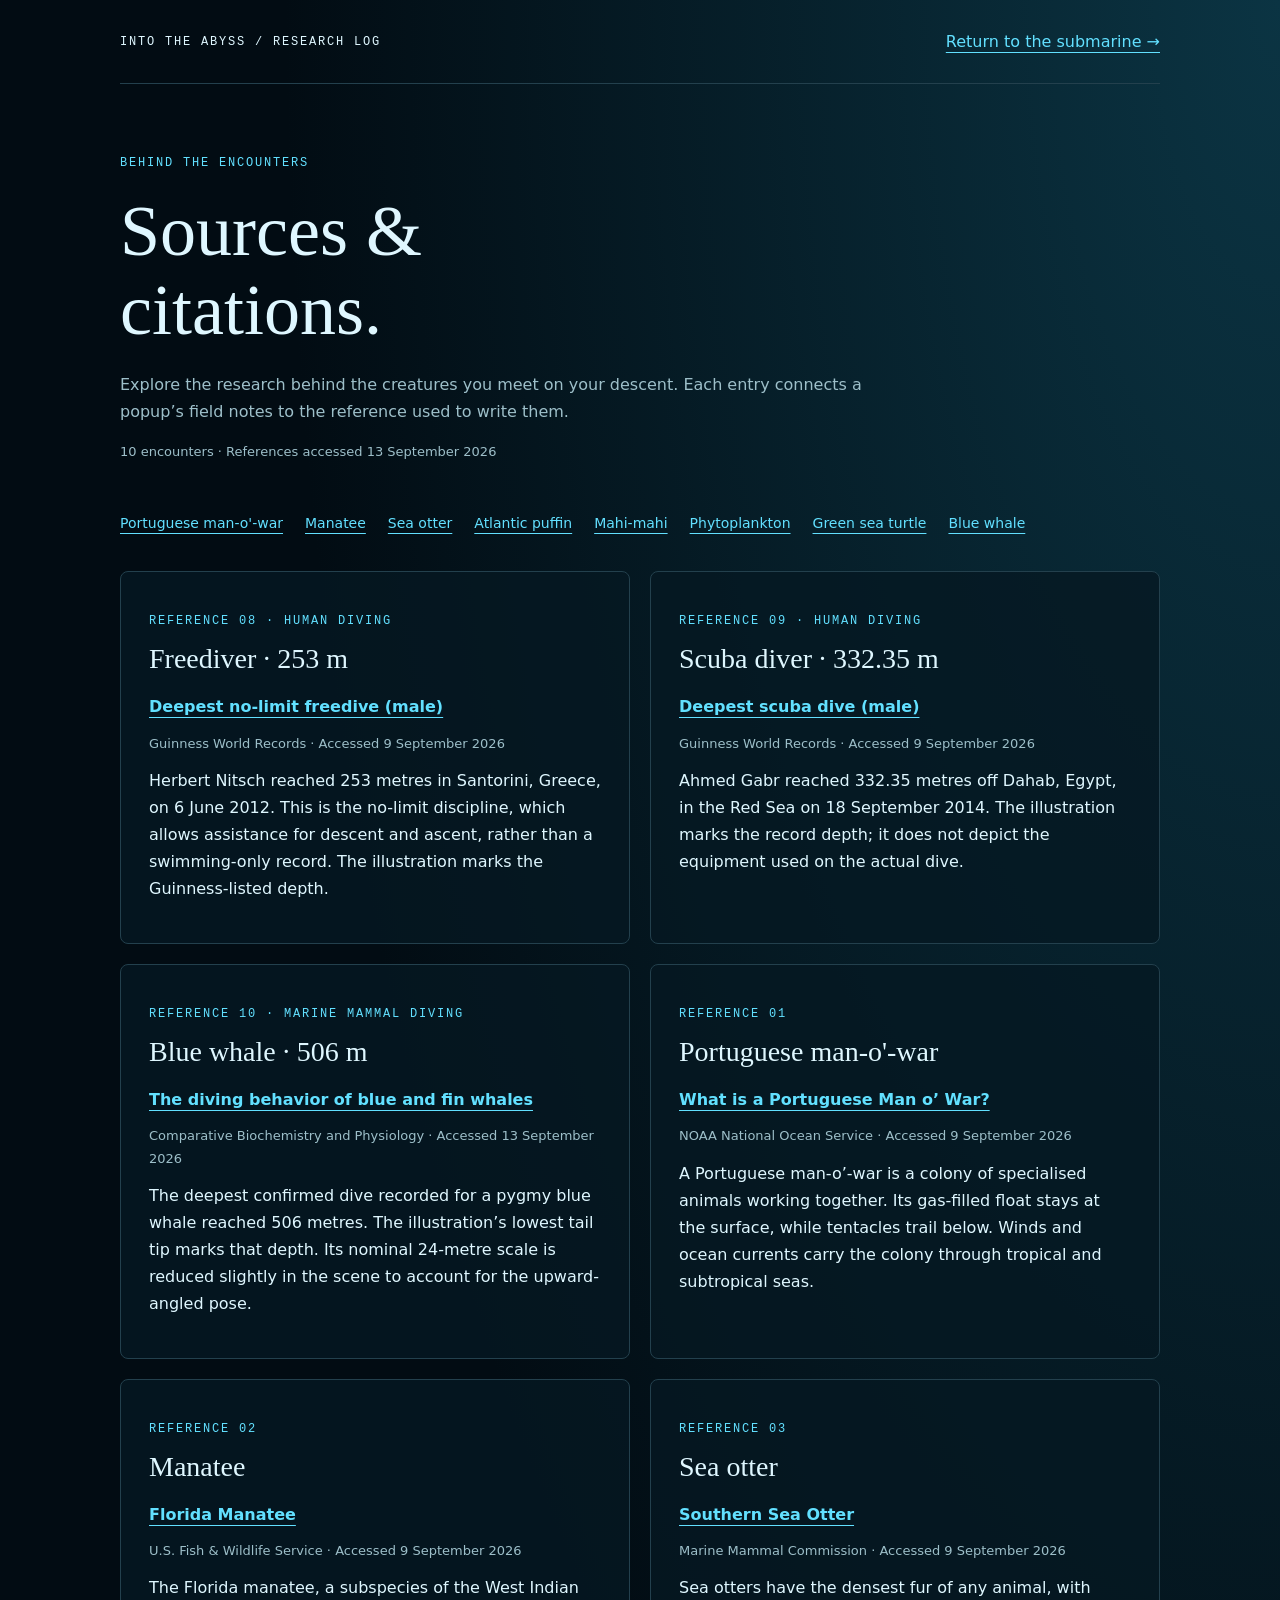
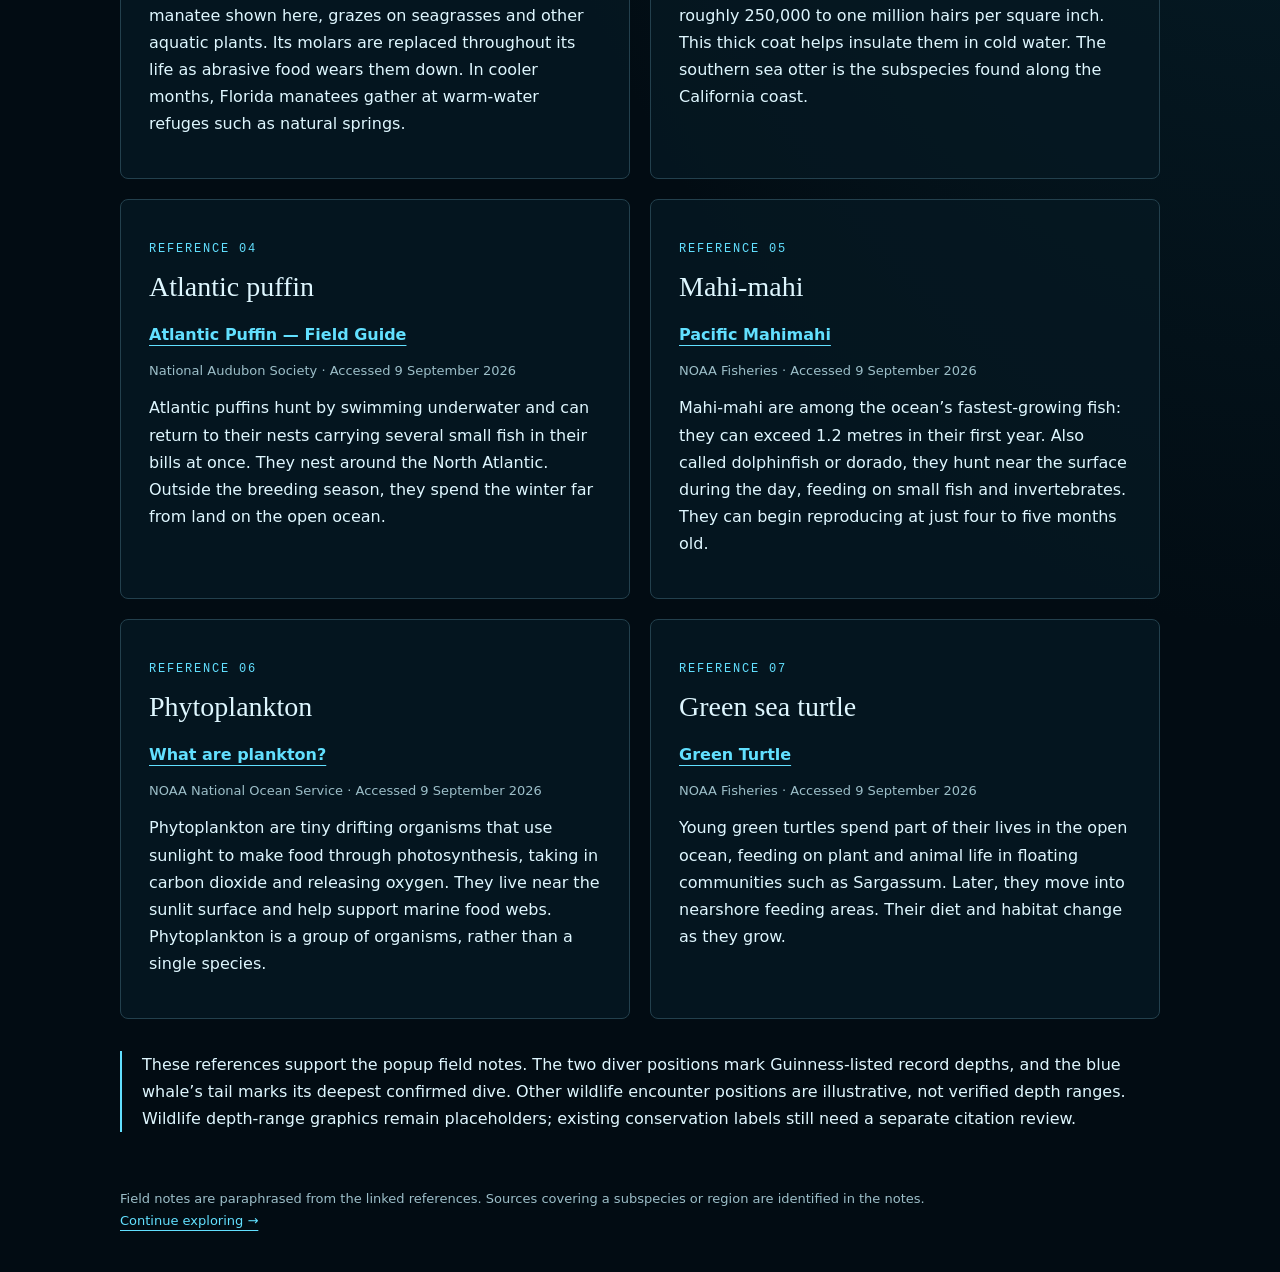
<file: index.html>
<!DOCTYPE html>
<html lang="en">
<head>
  <meta charset="UTF-8">
  <meta name="viewport" content="width=device-width, initial-scale=1.0">
  <meta name="description" content="Sources for the marine life field notes in Into the Abyss.">
  <title>Sources &amp; Citations · Into the Abyss</title>
  <style>
    :root { color-scheme: dark; --ink: #dff7ff; --muted: #9dbfc9; --accent: #62e0ff; --line: #23404d; }
    * { box-sizing: border-box; }
    body { margin: 0; color: var(--ink); background: radial-gradient(ellipse at top right, #0b3443, transparent 55%), #020c13; font: 16px/1.7 system-ui, sans-serif; }
    a { color: var(--accent); text-underline-offset: 5px; }
    a:hover { color: white; }
    a:focus-visible { outline: 2px solid var(--accent); outline-offset: 5px; }
    .wrap { width: min(100% - 40px, 1040px); margin: auto; }
    header { padding: 28px 0; border-bottom: 1px solid var(--line); display: flex; justify-content: space-between; gap: 20px; flex-wrap: wrap; }
    .brand, .eyebrow { font: 12px/1.5 ui-monospace, monospace; letter-spacing: .15em; text-transform: uppercase; }
    .brand { align-self: center; }
    .intro { padding: 70px 0 36px; max-width: 760px; }
    .eyebrow { color: var(--accent); }
    h1 { font: 400 clamp(40px, 7vw, 72px)/1.1 Georgia, serif; margin: 20px 0; }
    .intro p, footer, .publisher { color: var(--muted); }
    nav { display: flex; flex-wrap: wrap; gap: 10px 22px; padding-bottom: 35px; }
    nav a { font-size: 14px; }
    .sources { display: grid; grid-template-columns: 1fr 1fr; gap: 20px; }
    article { padding: 28px; border: 1px solid var(--line); border-radius: 8px; background: rgba(5, 24, 34, .8); scroll-margin-top: 24px; }
    article:target { border-color: var(--accent); background: #0a2b3a; }
    h2 { font: 400 28px/1.2 Georgia, serif; margin: 0 0 18px; }
    article p { margin: 12px 0; }
    .publisher { font-size: 13px; }
    .source-title { font-weight: 600; }
    .scope { border-left: 2px solid var(--accent); padding-left: 20px; margin-top: 32px; }
    footer { padding: 40px 0; font-size: 13px; }
    @media (max-width: 680px) { .sources { grid-template-columns: 1fr; } .intro { padding-top: 40px; } article { padding: 22px; } }
  </style>
</head>
<body>
  <div class="wrap">
    <header><span class="brand">Into the Abyss / Research log</span><a href="submarine.html">Return to the submarine →</a></header>
    <main>
      <section class="intro">
        <div class="eyebrow">Behind the encounters</div>
        <h1>Sources &amp;<br>citations.</h1>
        <p>Explore the research behind the creatures you meet on your descent. Each entry connects a popup’s field notes to the reference used to write them.</p>
        <p class="publisher">10 encounters · References accessed 13 September 2026</p>
      </section>
      <nav aria-label="Find a creature’s sources"><a href="#man-o-war">Portuguese man-o'-war</a>
<a href="#manatee">Manatee</a>
<a href="#sea-otter">Sea otter</a>
<a href="#atlantic-puffin">Atlantic puffin</a>
<a href="#mahi-mahi">Mahi-mahi</a>
<a href="#phytoplankton">Phytoplankton</a>
<a href="#green-sea-turtle">Green sea turtle</a>
<a href="#blue-whale">Blue whale</a></nav>
      <div class="sources">
        <article id="freediver" aria-labelledby="freediver-title">
          <p class="eyebrow">Reference 08 · Human diving</p>
          <h2 id="freediver-title">Freediver · 253 m</h2>
          <a class="source-title" href="https://www.guinnessworldrecords.com/world-records/673884-deepest-no-limit-freedive-male">Deepest no-limit freedive (male)</a>
          <p class="publisher">Guinness World Records · Accessed 9 September 2026</p>
          <p>Herbert Nitsch reached 253 metres in Santorini, Greece, on 6 June 2012. This is the no-limit discipline, which allows assistance for descent and ascent, rather than a swimming-only record. The illustration marks the Guinness-listed depth.</p>
        </article>
        <article id="scuba-diver" aria-labelledby="scuba-diver-title">
          <p class="eyebrow">Reference 09 · Human diving</p>
          <h2 id="scuba-diver-title">Scuba diver · 332.35 m</h2>
          <a class="source-title" href="https://www.guinnessworldrecords.com/world-records/deepest-scuba-dive-male">Deepest scuba dive (male)</a>
          <p class="publisher">Guinness World Records · Accessed 9 September 2026</p>
          <p>Ahmed Gabr reached 332.35 metres off Dahab, Egypt, in the Red Sea on 18 September 2014. The illustration marks the record depth; it does not depict the equipment used on the actual dive.</p>
        </article>
        <article id="blue-whale" aria-labelledby="blue-whale-title">
          <p class="eyebrow">Reference 10 · Marine mammal diving</p>
          <h2 id="blue-whale-title">Blue whale · 506 m</h2>
          <a class="source-title" href="https://doi.org/10.1016/S1095-6433(01)00348-8">The diving behavior of blue and fin whales</a>
          <p class="publisher">Comparative Biochemistry and Physiology · Accessed 13 September 2026</p>
          <p>The deepest confirmed dive recorded for a pygmy blue whale reached 506 metres. The illustration’s lowest tail tip marks that depth. Its nominal 24-metre scale is reduced slightly in the scene to account for the upward-angled pose.</p>
        </article>
        <article id="man-o-war" aria-labelledby="man-o-war-title">
          <p class="eyebrow">Reference 01</p>
          <h2 id="man-o-war-title">Portuguese man-o'-war</h2>
          <a class="source-title" href="https://oceanservice.noaa.gov/facts/portuguese-man-o-war.html">What is a Portuguese Man o’ War?</a>
          <p class="publisher">NOAA National Ocean Service · Accessed 9 September 2026</p>
          <p>A Portuguese man-o’-war is a colony of specialised animals working together. Its gas-filled float stays at the surface, while tentacles trail below. Winds and ocean currents carry the colony through tropical and subtropical seas.</p>
        </article>
        <article id="manatee" aria-labelledby="manatee-title">
          <p class="eyebrow">Reference 02</p>
          <h2 id="manatee-title">Manatee</h2>
          <a class="source-title" href="https://www.fws.gov/species/florida-manatee-trichechus-manatus-latirostris">Florida Manatee</a>
          <p class="publisher">U.S. Fish &amp; Wildlife Service · Accessed 9 September 2026</p>
          <p>The Florida manatee, a subspecies of the West Indian manatee shown here, grazes on seagrasses and other aquatic plants. Its molars are replaced throughout its life as abrasive food wears them down. In cooler months, Florida manatees gather at warm-water refuges such as natural springs.</p>
        </article>
        <article id="sea-otter" aria-labelledby="sea-otter-title">
          <p class="eyebrow">Reference 03</p>
          <h2 id="sea-otter-title">Sea otter</h2>
          <a class="source-title" href="https://www.mmc.gov/priority-topics/species-of-concern/southern-sea-otter/">Southern Sea Otter</a>
          <p class="publisher">Marine Mammal Commission · Accessed 9 September 2026</p>
          <p>Sea otters have the densest fur of any animal, with roughly 250,000 to one million hairs per square inch. This thick coat helps insulate them in cold water. The southern sea otter is the subspecies found along the California coast.</p>
        </article>
        <article id="atlantic-puffin" aria-labelledby="atlantic-puffin-title">
          <p class="eyebrow">Reference 04</p>
          <h2 id="atlantic-puffin-title">Atlantic puffin</h2>
          <a class="source-title" href="https://www.audubon.org/field-guide/bird/atlantic-puffin">Atlantic Puffin — Field Guide</a>
          <p class="publisher">National Audubon Society · Accessed 9 September 2026</p>
          <p>Atlantic puffins hunt by swimming underwater and can return to their nests carrying several small fish in their bills at once. They nest around the North Atlantic. Outside the breeding season, they spend the winter far from land on the open ocean.</p>
        </article>
        <article id="mahi-mahi" aria-labelledby="mahi-mahi-title">
          <p class="eyebrow">Reference 05</p>
          <h2 id="mahi-mahi-title">Mahi-mahi</h2>
          <a class="source-title" href="https://www.fisheries.noaa.gov/species/pacific-mahimahi">Pacific Mahimahi</a>
          <p class="publisher">NOAA Fisheries · Accessed 9 September 2026</p>
          <p>Mahi-mahi are among the ocean’s fastest-growing fish: they can exceed 1.2 metres in their first year. Also called dolphinfish or dorado, they hunt near the surface during the day, feeding on small fish and invertebrates. They can begin reproducing at just four to five months old.</p>
        </article>
        <article id="phytoplankton" aria-labelledby="phytoplankton-title">
          <p class="eyebrow">Reference 06</p>
          <h2 id="phytoplankton-title">Phytoplankton</h2>
          <a class="source-title" href="https://oceanservice.noaa.gov/facts/plankton.html">What are plankton?</a>
          <p class="publisher">NOAA National Ocean Service · Accessed 9 September 2026</p>
          <p>Phytoplankton are tiny drifting organisms that use sunlight to make food through photosynthesis, taking in carbon dioxide and releasing oxygen. They live near the sunlit surface and help support marine food webs. Phytoplankton is a group of organisms, rather than a single species.</p>
        </article>
        <article id="green-sea-turtle" aria-labelledby="green-sea-turtle-title">
          <p class="eyebrow">Reference 07</p>
          <h2 id="green-sea-turtle-title">Green sea turtle</h2>
          <a class="source-title" href="https://www.fisheries.noaa.gov/species/green-turtle">Green Turtle</a>
          <p class="publisher">NOAA Fisheries · Accessed 9 September 2026</p>
          <p>Young green turtles spend part of their lives in the open ocean, feeding on plant and animal life in floating communities such as Sargassum. Later, they move into nearshore feeding areas. Their diet and habitat change as they grow.</p>
        </article>
      </div>
      <p class="scope">These references support the popup field notes. The two diver positions mark Guinness-listed record depths, and the blue whale’s tail marks its deepest confirmed dive. Other wildlife encounter positions are illustrative, not verified depth ranges. Wildlife depth-range graphics remain placeholders; existing conservation labels still need a separate citation review.</p>
    </main>
    <footer>Field notes are paraphrased from the linked references. Sources covering a subspecies or region are identified in the notes.<br><a href="submarine.html">Continue exploring →</a></footer>
  </div>
</body>
</html>
</file>
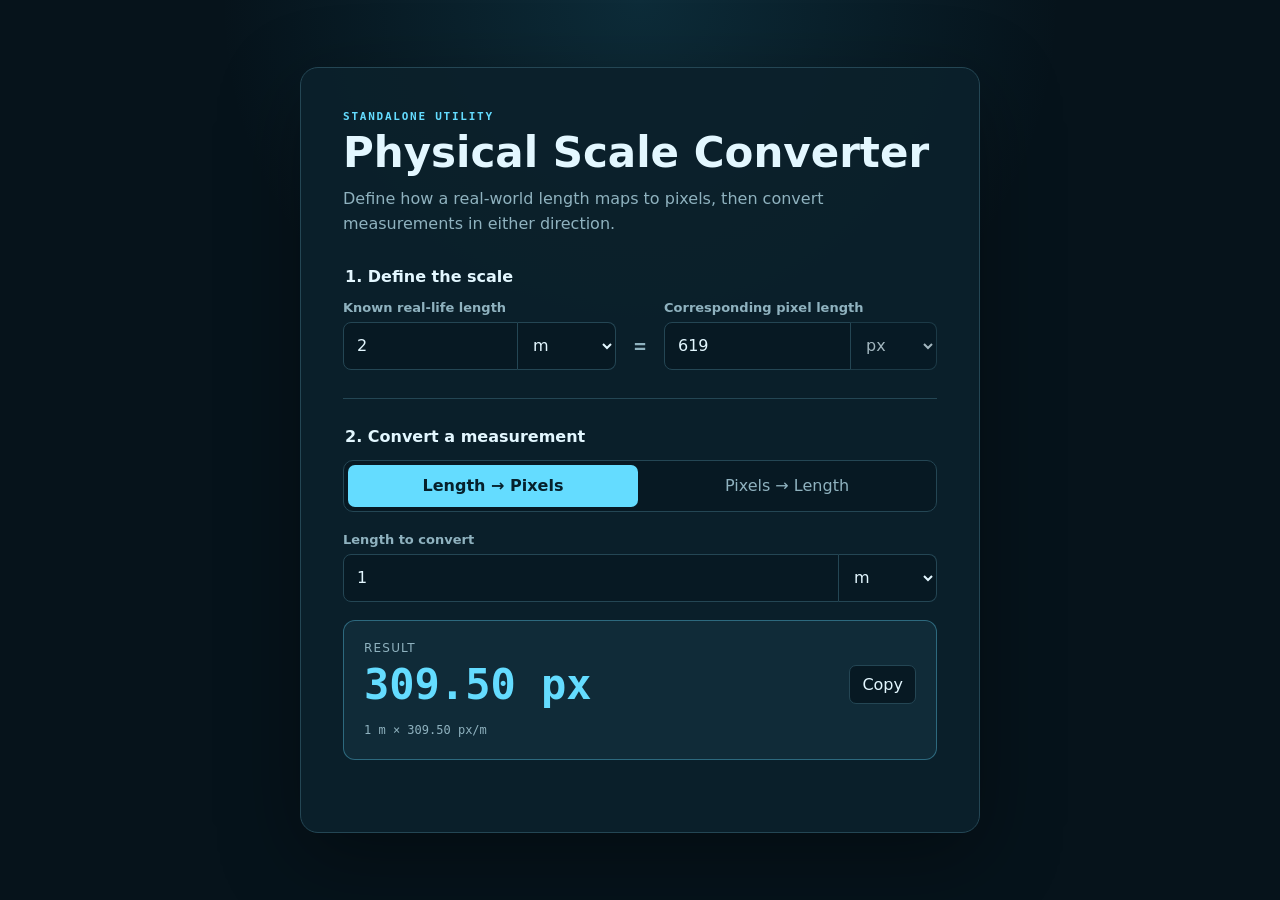
<file: scale-converter.html>
<!DOCTYPE html>
<html lang="en">
<head>
  <meta charset="UTF-8">
  <meta name="viewport" content="width=device-width, initial-scale=1.0">
  <title>Physical Scale Converter</title>
  <style>
    :root {
      color-scheme: dark;
      --background: #06131b;
      --panel: #0b202b;
      --panel-raised: #102b38;
      --line: #244654;
      --text: #e3f7ff;
      --muted: #8fb2bf;
      --accent: #64dcff;
      --accent-dark: #06212c;
      --error: #ffae9f;
      font-family: Inter, ui-sans-serif, system-ui, -apple-system, BlinkMacSystemFont, "Segoe UI", sans-serif;
    }

    * { box-sizing: border-box; }

    body {
      min-height: 100vh;
      margin: 0;
      display: grid;
      place-items: center;
      padding: 24px;
      color: var(--text);
      background:
        radial-gradient(circle at 50% 0%, rgba(38, 133, 164, .22), transparent 38%),
        var(--background);
    }

    button, input, select { font: inherit; }

    .converter {
      width: min(680px, 100%);
      padding: clamp(22px, 5vw, 42px);
      border: 1px solid var(--line);
      border-radius: 18px;
      background: rgba(11, 32, 43, .94);
      box-shadow: 0 24px 80px rgba(0, 0, 0, .35);
    }

    .eyebrow {
      margin: 0 0 8px;
      color: var(--accent);
      font: 700 11px/1.2 ui-monospace, monospace;
      letter-spacing: .16em;
      text-transform: uppercase;
    }

    h1 { margin: 0; font-size: clamp(28px, 6vw, 42px); line-height: 1.05; }
    .intro { max-width: 55ch; margin: 12px 0 30px; color: var(--muted); line-height: 1.55; }

    fieldset { min-width: 0; margin: 0; padding: 0; border: 0; }
    legend { margin-bottom: 14px; font-weight: 750; }

    .calibration-grid {
      display: grid;
      grid-template-columns: minmax(0, 1fr) minmax(0, 1fr);
      gap: 14px;
    }

    .field { display: grid; gap: 7px; }
    .field--wide { grid-column: 1 / -1; }
    label { color: var(--muted); font-size: 13px; font-weight: 650; }

    .input-group { display: grid; grid-template-columns: minmax(0, 1fr) auto; }
    input, select {
      width: 100%;
      min-height: 48px;
      border: 1px solid var(--line);
      color: var(--text);
      background: #071923;
      outline: none;
    }

    input { min-width: 0; padding: 10px 13px; border-radius: 8px; }
    .input-group input { border-radius: 8px 0 0 8px; }
    select { width: auto; padding: 9px 34px 9px 11px; border-left: 0; border-radius: 0 8px 8px 0; cursor: pointer; }
    input:focus, select:focus { position: relative; z-index: 1; border-color: var(--accent); box-shadow: 0 0 0 3px rgba(100, 220, 255, .12); }

    .equals {
      display: grid;
      place-items: end center;
      padding-bottom: 14px;
      color: var(--muted);
      font: 700 20px/1 ui-monospace, monospace;
    }

    .reference-row { display: grid; grid-template-columns: minmax(0, 1fr) 28px minmax(0, 1fr); gap: 10px; }

    .divider { height: 1px; margin: 28px 0; background: var(--line); }

    .direction-switch {
      display: grid;
      grid-template-columns: 1fr 1fr;
      gap: 4px;
      margin-bottom: 20px;
      padding: 4px;
      border: 1px solid var(--line);
      border-radius: 10px;
      background: #071923;
    }

    .direction-switch button {
      min-height: 42px;
      border: 0;
      border-radius: 7px;
      color: var(--muted);
      background: transparent;
      cursor: pointer;
    }

    .direction-switch button[aria-pressed="true"] { color: var(--accent-dark); background: var(--accent); font-weight: 800; }
    .direction-switch button:focus-visible, .copy-button:focus-visible { outline: 2px solid var(--accent); outline-offset: 2px; }

    .result {
      margin-top: 18px;
      padding: 20px;
      border: 1px solid rgba(100, 220, 255, .35);
      border-radius: 12px;
      background: var(--panel-raised);
    }

    .result__label { color: var(--muted); font-size: 12px; letter-spacing: .1em; text-transform: uppercase; }
    .result__row { display: flex; align-items: center; justify-content: space-between; gap: 16px; margin-top: 6px; }
    output { min-width: 0; color: var(--accent); font: 800 clamp(26px, 7vw, 42px)/1.15 ui-monospace, monospace; overflow-wrap: anywhere; }

    .copy-button {
      flex: 0 0 auto;
      padding: 9px 12px;
      border: 1px solid var(--line);
      border-radius: 7px;
      color: var(--text);
      background: #071923;
      cursor: pointer;
    }

    .copy-button:hover { border-color: var(--accent); }
    .formula { margin: 12px 0 0; color: var(--muted); font: 12px/1.5 ui-monospace, monospace; }
    .error { min-height: 20px; margin: 10px 0 0; color: var(--error); font-size: 13px; }

    @media (max-width: 520px) {
      body { padding: 12px; }
      .converter { border-radius: 12px; }
      .reference-row { grid-template-columns: 1fr; }
      .equals { place-items: center; padding: 0; }
      .direction-switch { grid-template-columns: 1fr; }
      .result__row { align-items: flex-start; flex-direction: column; }
    }
  </style>
</head>
<body>
  <main class="converter">
    <p class="eyebrow">Standalone utility</p>
    <h1>Physical Scale Converter</h1>
    <p class="intro">Define how a real-world length maps to pixels, then convert measurements in either direction.</p>

    <fieldset>
      <legend>1. Define the scale</legend>
      <div class="reference-row">
        <div class="field">
          <label for="reference-length">Known real-life length</label>
          <div class="input-group">
            <input id="reference-length" type="number" min="0.000001" step="any" value="2" inputmode="decimal">
            <select id="reference-unit" aria-label="Known length unit">
              <option value="mm">mm</option>
              <option value="cm">cm</option>
              <option value="m" selected>m</option>
              <option value="km">km</option>
              <option value="in">in</option>
              <option value="ft">ft</option>
              <option value="yd">yd</option>
            </select>
          </div>
        </div>

        <div class="equals" aria-hidden="true">=</div>

        <div class="field">
          <label for="reference-pixels">Corresponding pixel length</label>
          <div class="input-group">
            <input id="reference-pixels" type="number" min="0.000001" step="any" value="619" inputmode="decimal">
            <select aria-label="Pixel unit" disabled><option>px</option></select>
          </div>
        </div>
      </div>
    </fieldset>

    <div class="divider"></div>

    <fieldset>
      <legend>2. Convert a measurement</legend>
      <div class="direction-switch" role="group" aria-label="Conversion direction">
        <button id="to-pixels" type="button" aria-pressed="true">Length → Pixels</button>
        <button id="to-length" type="button" aria-pressed="false">Pixels → Length</button>
      </div>

      <div class="field field--wide">
        <label id="conversion-label" for="conversion-value">Length to convert</label>
        <div class="input-group">
          <input id="conversion-value" type="number" min="0" step="any" value="1" inputmode="decimal">
          <select id="conversion-unit" aria-label="Conversion unit">
            <option value="mm">mm</option>
            <option value="cm">cm</option>
            <option value="m" selected>m</option>
            <option value="km">km</option>
            <option value="in">in</option>
            <option value="ft">ft</option>
            <option value="yd">yd</option>
          </select>
        </div>
      </div>

      <section class="result" aria-live="polite">
        <div class="result__label">Result</div>
        <div class="result__row">
          <output id="result" for="reference-length reference-pixels conversion-value">309.50 px</output>
          <button class="copy-button" id="copy-result" type="button">Copy</button>
        </div>
        <p class="formula" id="formula">1 m × (619 px ÷ 2 m)</p>
      </section>
      <p class="error" id="error" role="alert"></p>
    </fieldset>
  </main>

  <script>
    const METRES_PER_UNIT = {
      mm: 0.001,
      cm: 0.01,
      m: 1,
      km: 1000,
      in: 0.0254,
      ft: 0.3048,
      yd: 0.9144
    };

    const referenceLength = document.getElementById("reference-length");
    const referenceUnit = document.getElementById("reference-unit");
    const referencePixels = document.getElementById("reference-pixels");
    const conversionValue = document.getElementById("conversion-value");
    const conversionUnit = document.getElementById("conversion-unit");
    const conversionLabel = document.getElementById("conversion-label");
    const result = document.getElementById("result");
    const formula = document.getElementById("formula");
    const error = document.getElementById("error");
    const toPixels = document.getElementById("to-pixels");
    const toLength = document.getElementById("to-length");
    const copyResult = document.getElementById("copy-result");
    let direction = "to-pixels";
    let copyText = "309.50 px";

    const formatNumber = (value) => value.toLocaleString(undefined, {
      minimumFractionDigits: 2,
      maximumFractionDigits: 2
    });

    const calculate = () => {
      const knownLength = Number(referenceLength.value);
      const knownPixels = Number(referencePixels.value);
      const input = Number(conversionValue.value);

      if (!Number.isFinite(knownLength) || knownLength <= 0 || !Number.isFinite(knownPixels) || knownPixels <= 0) {
        error.textContent = "The known length and pixel length must both be greater than zero.";
        result.textContent = "—";
        formula.textContent = "Enter a valid scale to calculate a result.";
        copyResult.disabled = true;
        return;
      }

      if (!Number.isFinite(input) || input < 0) {
        error.textContent = "The measurement to convert must be zero or greater.";
        result.textContent = "—";
        formula.textContent = "Enter a valid measurement to calculate a result.";
        copyResult.disabled = true;
        return;
      }

      error.textContent = "";
      copyResult.disabled = false;
      const knownMetres = knownLength * METRES_PER_UNIT[referenceUnit.value];
      const pixelsPerMetre = knownPixels / knownMetres;

      if (direction === "to-pixels") {
        const inputMetres = input * METRES_PER_UNIT[conversionUnit.value];
        const converted = inputMetres * pixelsPerMetre;
        const pixelsPerSelectedUnit = pixelsPerMetre * METRES_PER_UNIT[conversionUnit.value];
        copyText = `${converted.toFixed(2)} px`;
        result.textContent = `${formatNumber(converted)} px`;
        formula.textContent = `${input} ${conversionUnit.value} × ${formatNumber(pixelsPerSelectedUnit)} px/${conversionUnit.value}`;
      } else {
        const convertedMetres = input / pixelsPerMetre;
        const converted = convertedMetres / METRES_PER_UNIT[conversionUnit.value];
        const pixelsPerSelectedUnit = pixelsPerMetre * METRES_PER_UNIT[conversionUnit.value];
        copyText = `${converted.toFixed(2)} ${conversionUnit.value}`;
        result.textContent = `${formatNumber(converted)} ${conversionUnit.value}`;
        formula.textContent = `${input} px ÷ ${formatNumber(pixelsPerSelectedUnit)} px/${conversionUnit.value}`;
      }
    };

    const setDirection = (nextDirection) => {
      direction = nextDirection;
      const convertingToPixels = direction === "to-pixels";
      toPixels.setAttribute("aria-pressed", String(convertingToPixels));
      toLength.setAttribute("aria-pressed", String(!convertingToPixels));
      conversionLabel.textContent = convertingToPixels ? "Length to convert" : "Pixel length to convert";
      conversionUnit.setAttribute("aria-label", convertingToPixels ? "Input length unit" : "Output length unit");
      calculate();
    };

    [referenceLength, referenceUnit, referencePixels, conversionValue, conversionUnit]
      .forEach((control) => control.addEventListener("input", calculate));

    toPixels.addEventListener("click", () => setDirection("to-pixels"));
    toLength.addEventListener("click", () => setDirection("to-length"));

    copyResult.addEventListener("click", async () => {
      try {
        await navigator.clipboard.writeText(copyText);
      } catch {
        const temporaryInput = document.createElement("textarea");
        temporaryInput.value = copyText;
        temporaryInput.style.position = "fixed";
        temporaryInput.style.opacity = "0";
        document.body.append(temporaryInput);
        temporaryInput.select();
        document.execCommand("copy");
        temporaryInput.remove();
      }
      copyResult.textContent = "Copied";
      window.setTimeout(() => { copyResult.textContent = "Copy"; }, 1200);
    });

    calculate();
  </script>
</body>
</html>
</file>
